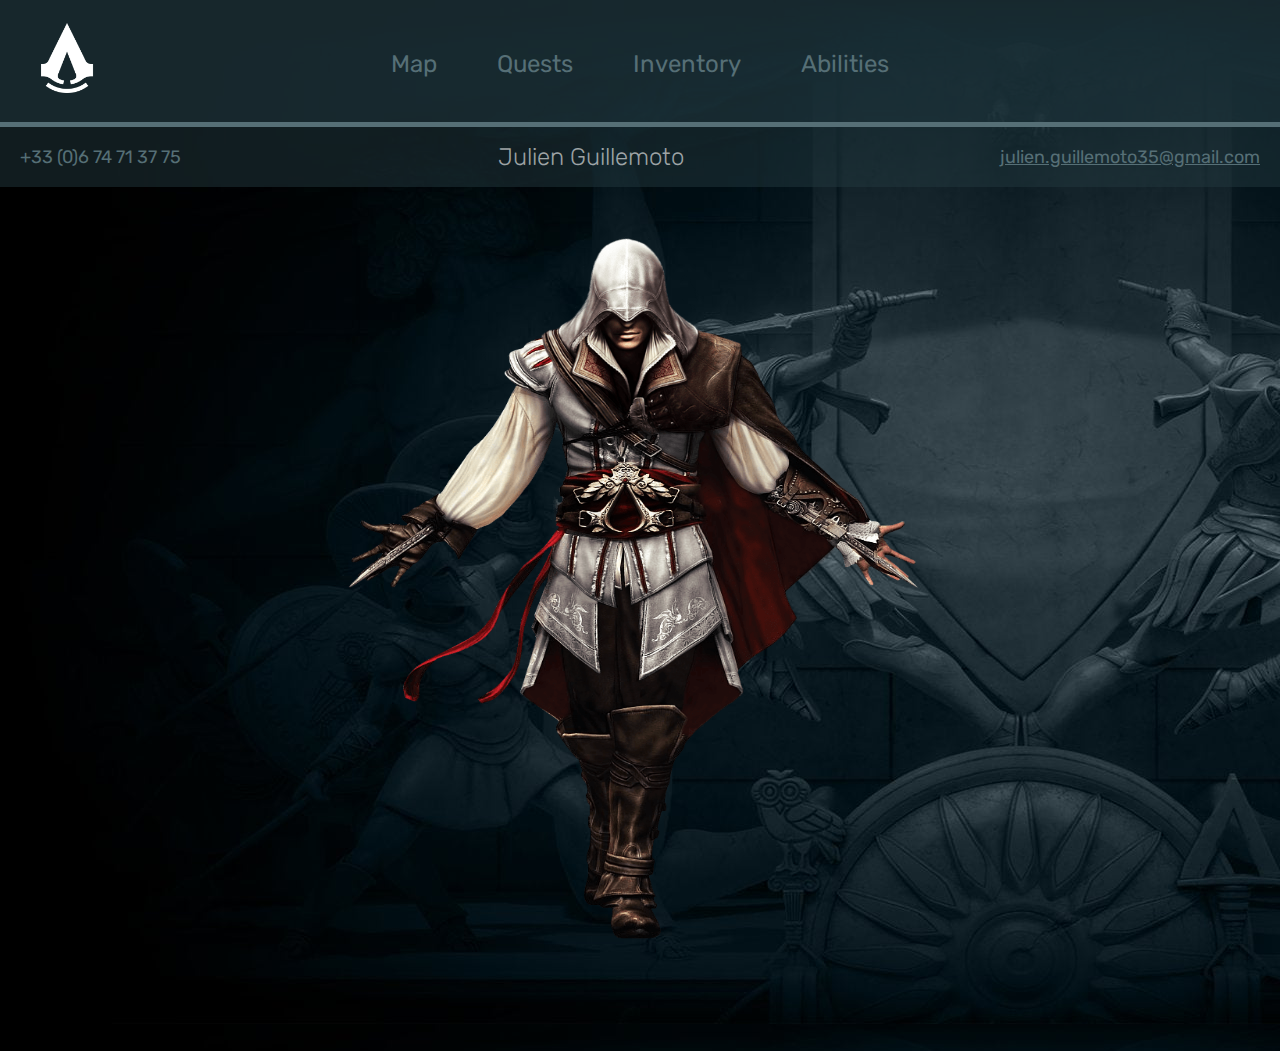
<file: index.html>
<!DOCTYPE html>
<html>
	<head>
		<title> Julien Guillemoto </title>
		<meta name="Julien Guillemoto" content="Profile of Julien Guillemoto">
  		<meta charset="utf-8">
  		<meta name="viewport" content="width=device-width, initial-scale=1.0">
  		<link rel="stylesheet" href="https://use.fontawesome.com/releases/v5.4.2/css/all.css" integrity="sha384-/rXc/GQVaYpyDdyxK+ecHPVYJSN9bmVFBvjA/9eOB+pb3F2w2N6fc5qB9Ew5yIns" crossorigin="anonymous">
  		<link rel="stylesheet" type="text/css" href="style.css">
  		<link href="https://fonts.googleapis.com/css?family=Montserrat:300,400,500,600,700,900" rel="stylesheet">
  		<link rel="preconnect" href="https://fonts.gstatic.com"> 
		<link href="https://fonts.googleapis.com/css2?family=Rubik:wght@300;400;500;600;700;900&display=swap" rel="stylesheet">
  		<link rel="shortcut icon" href="favicon.ico" >
   		<link rel="icon" type="image/gif" href="animated_favicon1.gif" >
		<link rel="shortcut icon" href="favicon.ico" >
	</head>
	<body>
		<div class="background-index">
			<div class="tool-bar">
				<a href="index.html"><img src="image/logo1.png" alt="logo" id="logo1"></a>
				<ul>
					<li id="title-map" > <a href="map.html"> Map </a></li>
					<li id="title-quests" > <a href="quests.html"> Quests </a></li>
					<li id="title-inventory" > <a href="inventory.html"> Inventory </a></li>
					<li id="title-abilities" > <a href="abilities.html"> Abilities </a></li>
				</ul>
			</div>
			<div class="line"></div>
			<div class="contact-bar">
					<h1 id="phone"> +33 (0)6 74 71 37 75 </h1>
					<h1 id="name"> Julien Guillemoto </h1>
					<a href="mailto:julien.guillemoto35@gmail.com" id="email"> julien.guillemoto35@gmail.com </a>
			</div>
			<div class="img-content">
				<img src="image/Personnage1.png" alt="Personnage1" id="Personnage1">
			</div>
		</div>
	</body>
</html>
</file>
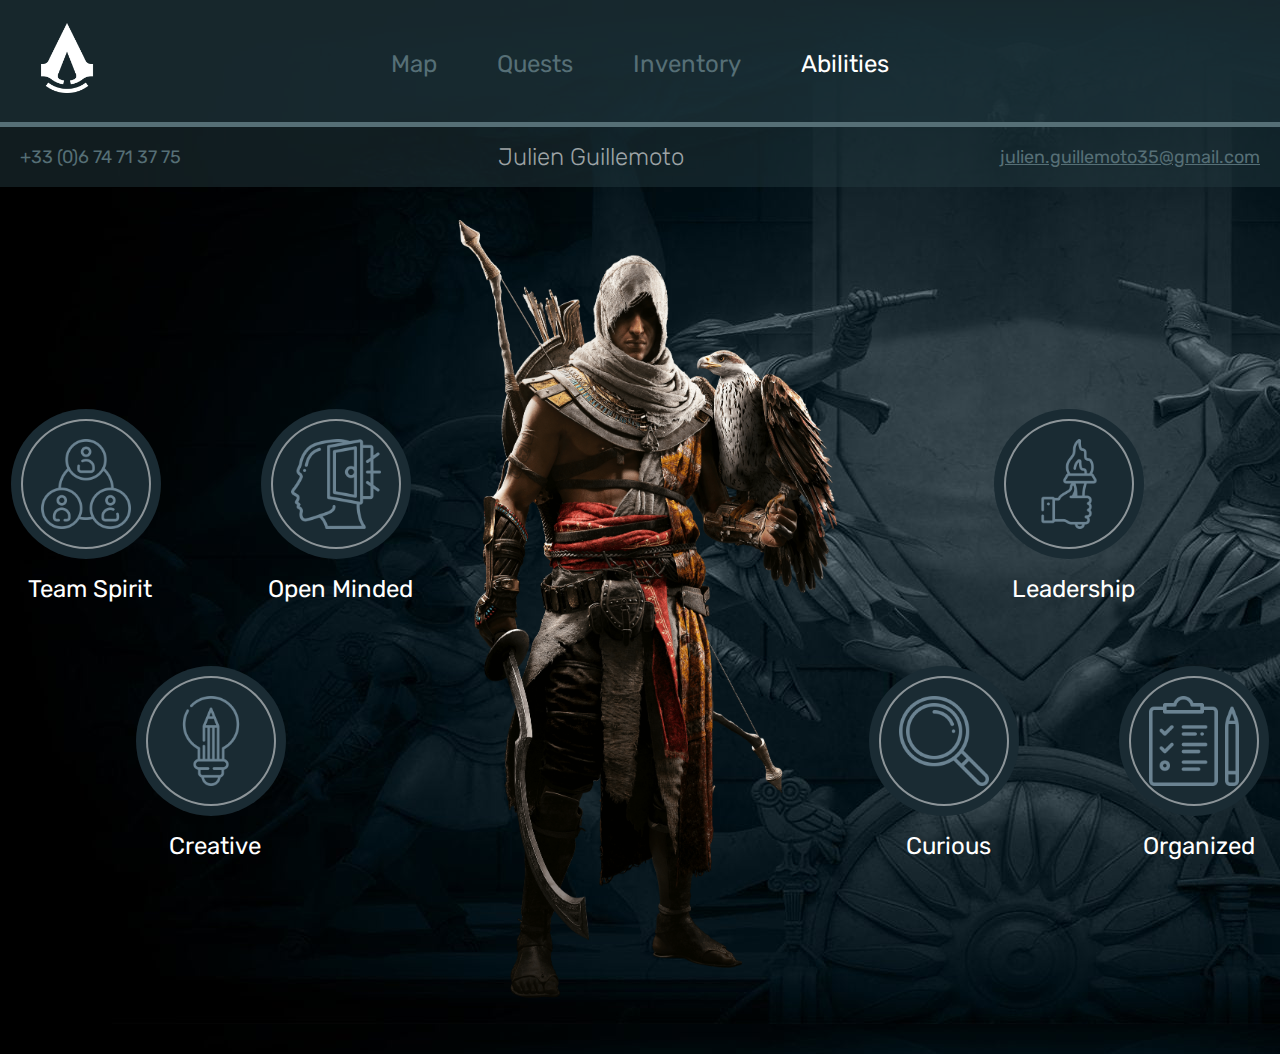
<file: abilities.html>
<!DOCTYPE html>
<html>
	<head>
		<title> Abilities </title>
		<meta name="Julien Guillemoto" content="Profile of Julien Guillemoto">
  		<meta charset="utf-8">
		<meta name="viewport" content="width=device-width, initial-scale=1.0">
  		<link rel="stylesheet" href="https://use.fontawesome.com/releases/v5.4.2/css/all.css" integrity="sha384-/rXc/GQVaYpyDdyxK+ecHPVYJSN9bmVFBvjA/9eOB+pb3F2w2N6fc5qB9Ew5yIns" crossorigin="anonymous">
  		<link rel="stylesheet" type="text/css" href="style.css">
  		<link href="https://fonts.googleapis.com/css?family=Montserrat:300,400,500,600,700,900" rel="stylesheet">
  		<link rel="preconnect" href="https://fonts.gstatic.com"> 
		<link href="https://fonts.googleapis.com/css2?family=Rubik:wght@300;400;500;600;700;900&display=swap" rel="stylesheet">
  		<link rel="shortcut icon" href="favicon.ico" >
   		<link rel="icon" type="image/gif" href="animated_favicon1.gif" >
		<link rel="shortcut icon" href="favicon.ico" >
	</head>
	<body>
		<div class="background-index">
			<div class="tool-bar">
				<a href="index.html"> <img src="image/logo1.png" alt="logo" id="logo1"> </a>
				<ul>
					<li id="title-map" > <a href="map.html"> Map </a></li>
					<li id="title-quests" > <a href="quests.html"> Quests </a></li>
					<li id="title-inventory" > <a href="inventory.html"> Inventory </a></li>
					<li id="title-abilities" > <a class="active" href="abilities.html"> Abilities </a></li>
				</ul>
			</div>
			<div class="line"></div>
			<div class="contact-bar">
				<h1 id="phone"> +33 (0)6 74 71 37 75 </h1>
				<h1 id="name"> Julien Guillemoto </h1>
				<a href="mailto:julien.guillemoto35@gmail.com" id="email"> julien.guillemoto35@gmail.com </a>
			</div>
			<div class="abilities-main-container">
				<div class="abilities-sub-container">
					<div class="list-item">
						<div class="item left">
							<div class="round">
								<div class="inline">
									<img src="image/Teamspirit.png" alt="logo" class="item-img">
								</div>
							</div>
							<h1 class="item-title"> Team Spirit </h1>
						</div>
						<div class="item right">
							<div class="round">
								<div class="inline">
									<img src="image/openmind.png" alt="logo" class="item-img">
								</div>
							</div>
							<h1 class="item-title"> Open Minded </h1>
						</div>
					</div>
					<div class="list-item">
						<div class="item">
							<div class="round">
								<div class="inline">
									<img src="image/creative.png" alt="logo" class="item-img">
								</div>
							</div>
							<h1 class="item-title"> Creative </h1>
						</div>
					</div>
				</div>
				<div>
					<img src="image/Personnage3.png" alt="logo" id="personnage3">
				</div>
				<div class="abilities-sub-container">
					<div class="list-item">
						<div class="item">
							<div class="round">
								<div class="inline">
									<img src="image/leadership.png" alt="logo" class="item-img">
								</div>
							</div>
							<h1 class="item-title"> Leadership </h1>
						</div>
					</div>
					<div class="list-item">
						<div class="item left">
							<div class="round">
								<div class="inline">
									<img src="image/curiosity.png" alt="logo" class="item-img">
								</div>
							</div>
							<h1 class="item-title"> Curious </h1>
						</div>
						<div class="item right">
							<div class="round">
								<div class="inline">
									<img src="image/organize.png" alt="logo" class="item-img">
								</div>
							</div>
							<h1 class="item-title"> Organized </h1>
						</div>
					</div>
				</div>
			</div>
		</div>
	</body>
</html>
</file>
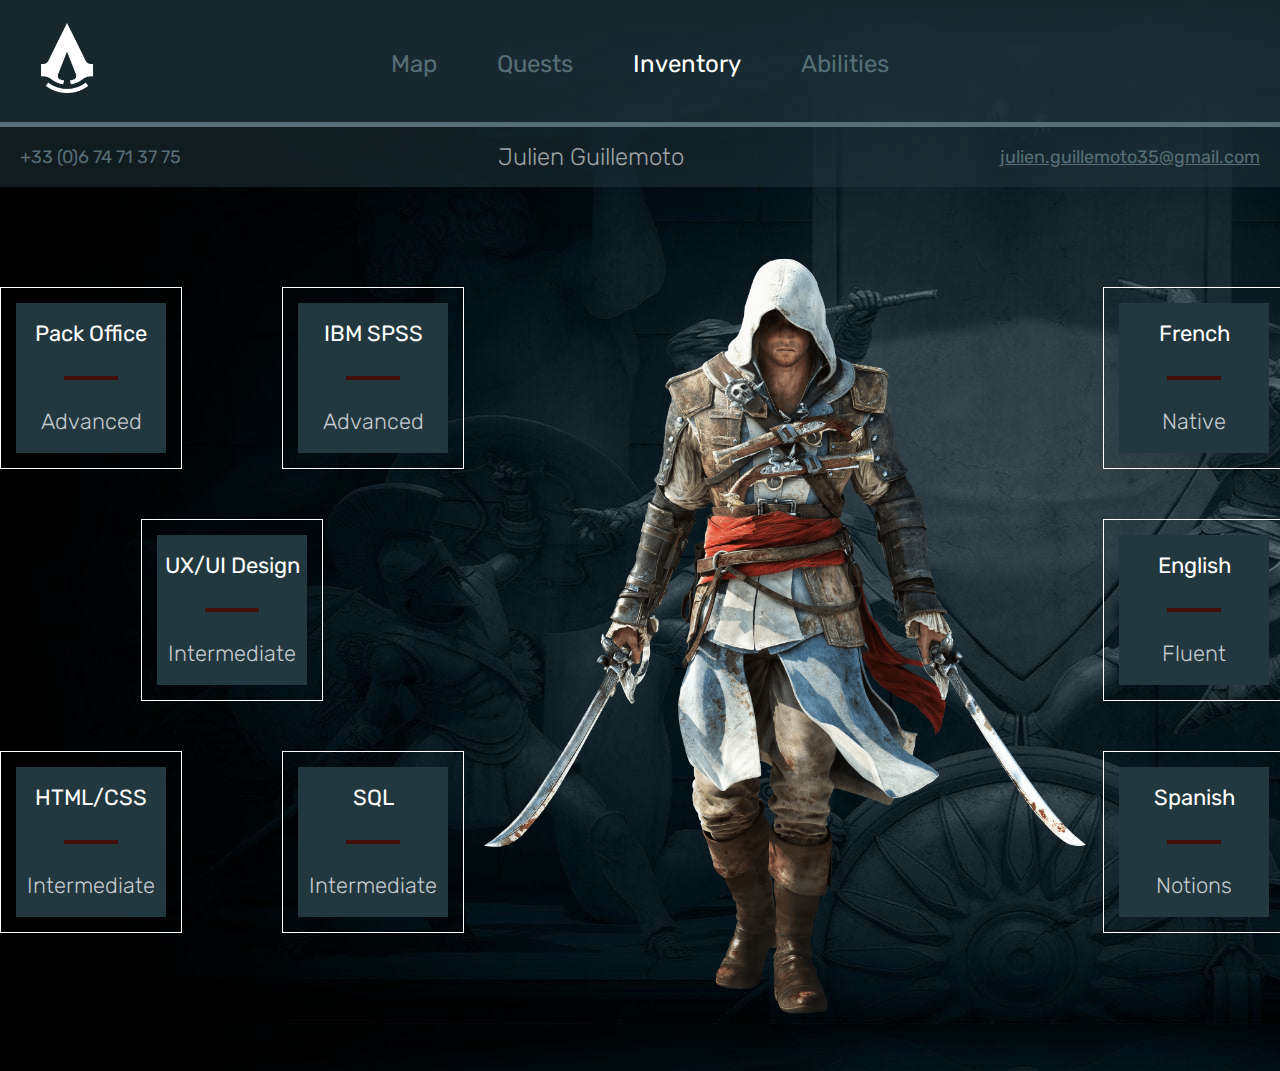
<file: inventory.html>
<!DOCTYPE html>
<html>
	<head>
		<title> Inventory </title>
		<meta name="Julien Guillemoto" content="Profile of Julien Guillemoto">
  		<meta charset="utf-8">
		<meta name="viewport" content="width=device-width, initial-scale=1.0">
  		<link rel="stylesheet" href="https://use.fontawesome.com/releases/v5.4.2/css/all.css" integrity="sha384-/rXc/GQVaYpyDdyxK+ecHPVYJSN9bmVFBvjA/9eOB+pb3F2w2N6fc5qB9Ew5yIns" crossorigin="anonymous">
  		<link rel="stylesheet" type="text/css" href="style.css">
  		<link href="https://fonts.googleapis.com/css?family=Montserrat:300,400,500,600,700,900" rel="stylesheet">
  		<link rel="preconnect" href="https://fonts.gstatic.com"> 
		<link href="https://fonts.googleapis.com/css2?family=Rubik:wght@300;400;500;600;700;900&display=swap" rel="stylesheet">
  		<link rel="shortcut icon" href="favicon.ico" >
   		<link rel="icon" type="image/gif" href="animated_favicon1.gif" >
		<link rel="shortcut icon" href="favicon.ico" >
	</head>
	<body>
		<div class="background-index">
			<div class="tool-bar">
				<a href="index.html"> <img src="image/logo1.png" alt="logo" id="logo1"> </a>
				<ul>
					<li id="title-map" > <a href="map.html"> Map </a></li>
					<li id="title-quests" > <a href="quests.html"> Quests </a></li>
					<li id="title-inventory" > <a class="active" href="inventory.html"> Inventory </a></li>
					<li id="title-abilities" > <a href="abilities.html"> Abilities </a></li>
				</ul>
			</div>
			<div class="line"></div>
			<div class="contact-bar">
				<h1 id="phone"> +33 (0)6 74 71 37 75 </h1>
				<h1 id="name"> Julien Guillemoto </h1>
				<a href="mailto:julien.guillemoto35@gmail.com" id="email"> julien.guillemoto35@gmail.com </a>
			</div>
			<div class="inventory-main-container">
				<div>
					<div class="inventory-left-container">
						<div class="outline left">
							<div class="cadre">
								<h1 class="cadre-title"> Pack Office </h1>
								<hr>
								<h1 class="cadre-subtitle"> Advanced </h1>
							</div>
						</div>
						<div class="outline right">
							<div class="cadre">
								<h1 class="cadre-title"> IBM SPSS </h1>
								<hr>
								<h1 class="cadre-subtitle"> Advanced </h1>
							</div>
						</div>
					</div>
					<div class="inventory-left-container">
						<div class="outline">
							<div class="cadre">
								<h1 class="cadre-title"> UX/UI Design </h1>
								<hr>
								<h1 class="cadre-subtitle"> Intermediate </h1>
							</div>
						</div>
					</div>
					<div class="inventory-left-container">
						<div class="outline left">
							<div class="cadre">
								<h1 class="cadre-title"> HTML/CSS </h1>
								<hr>
								<h1 class="cadre-subtitle"> Intermediate </h1>
							</div>
						</div>
						<div class="outline right">
							<div class="cadre">
								<h1 class="cadre-title"> SQL </h1>
								<hr>
								<h1 class="cadre-subtitle"> Intermediate </h1>
							</div>
						</div>
					</div>
				</div>
				<div class="mobile-display">
					<img src="image/Personnage2.png" alt="logo" id="personnage2">
				</div>
				<div class="mobile-display">
					<div class="inventory-right-container">
						<div class="outline">
							<div class="cadre">
								<h1 class="cadre-title"> French </h1>
								<hr>
								<h1 class="cadre-subtitle"> Native </h1>
							</div>
						</div>
					</div>
					<div class="inventory-right-container">
						<div class="outline">
							<div class="cadre">
								<h1 class="cadre-title"> English </h1>
								<hr>
								<h1 class="cadre-subtitle"> Fluent </h1>
							</div>
						</div>
					</div>
					<div class="inventory-right-container">
						<div class="outline">
							<div class="cadre">
								<h1 class="cadre-title"> Spanish </h1>
								<hr>
								<h1 class="cadre-subtitle"> Notions </h1>
							</div>
						</div>
					</div>
				</div>
			</div>
		</div>
	</body>
</html>
</file>
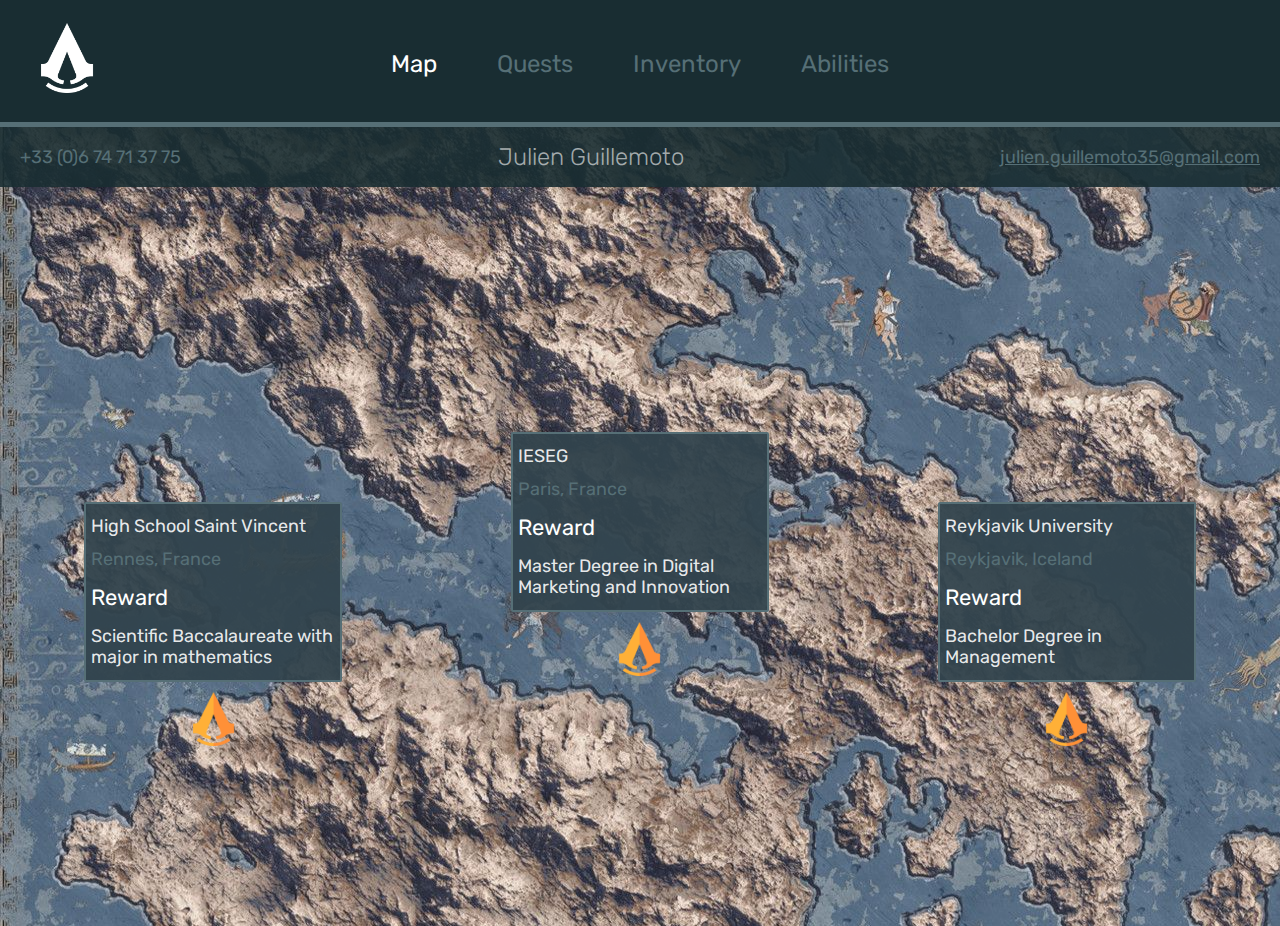
<file: map.html>
<!DOCTYPE html>
<html>
	<head>
		<title> Map </title>
		<meta name="Julien Guillemoto" content="Profile of Julien Guillemoto">
  		<meta charset="utf-8">
		<meta name="viewport" content="width=device-width, initial-scale=1.0">
  		<link rel="stylesheet" href="https://use.fontawesome.com/releases/v5.4.2/css/all.css" integrity="sha384-/rXc/GQVaYpyDdyxK+ecHPVYJSN9bmVFBvjA/9eOB+pb3F2w2N6fc5qB9Ew5yIns" crossorigin="anonymous">
  		<link rel="stylesheet" type="text/css" href="style.css">
  		<link href="https://fonts.googleapis.com/css?family=Montserrat:300,400,500,600,700,900" rel="stylesheet">
  		<link rel="preconnect" href="https://fonts.gstatic.com"> 
		<link href="https://fonts.googleapis.com/css2?family=Rubik:wght@300;400;500;600;700;900&display=swap" rel="stylesheet">
  		<link rel="shortcut icon" href="favicon.ico" >
   		<link rel="icon" type="image/gif" href="animated_favicon1.gif" >
		<link rel="shortcut icon" href="favicon.ico" >
	</head>
	<body>
		<div class="background-map">
			<div class="tool-bar opacity">
				<a href="index.html"> <img src="image/logo1.png" alt="logo" id="logo1"> </a>
				<ul>
					<li id="title-map" > <a href="map.html" class="active"> Map </a></li>
					<li id="title-quests" > <a href="quests.html"> Quests </a></li>
					<li id="title-inventory" > <a href="inventory.html"> Inventory </a></li>
					<li id="title-abilities" > <a href="abilities.html"> Abilities </a></li>
				</ul>
			</div>
			<div class="line"></div>
			<div class="contact-bar opacity-2">
				<h1 id="phone"> +33 (0)6 74 71 37 75 </h1>
				<h1 id="name"> Julien Guillemoto </h1>
				<a href="mailto:julien.guillemoto35@gmail.com" id="email"> julien.guillemoto35@gmail.com </a>
			</div>
			<div class="main-container">
				<div class="sub-container">
					<div class="card">
						<h1 class="title"> High School Saint Vincent </h1>
						<h1 class="sub-title"> Rennes, France </h1>
						<h1 class="second-title"> Reward </h1>
						<h1 class="description"> Scientific Baccalaureate with major in mathematics </h1>
					</div>
					<img src="image/logo2.png" alt="Marqueur" class="marqueur">
				</div>
				<div class="sub-container middle">
					<div class="card">
						<h1 class="title"> IESEG </h1>
						<h1 class="sub-title"> Paris, France </h1>
						<h1 class="second-title"> Reward </h1>
						<h1 class="description"> Master Degree in Digital Marketing and Innovation </h1>
					</div>
					<img src="image/logo2.png" alt="Marqueur" class="marqueur">
				</div>
				<div class="sub-container">
					<div class="card">
						<h1 class="title"> Reykjavik University </h1>
						<h1 class="sub-title"> Reykjavik, Iceland </h1>
						<h1 class="second-title"> Reward </h1>
						<h1 class="description"> Bachelor Degree in Management </h1>
					</div>
					<img src="image/logo2.png" alt="Marqueur" class="marqueur">
				</div>
			</div>
		</div>
	</body>
</html>
</file>
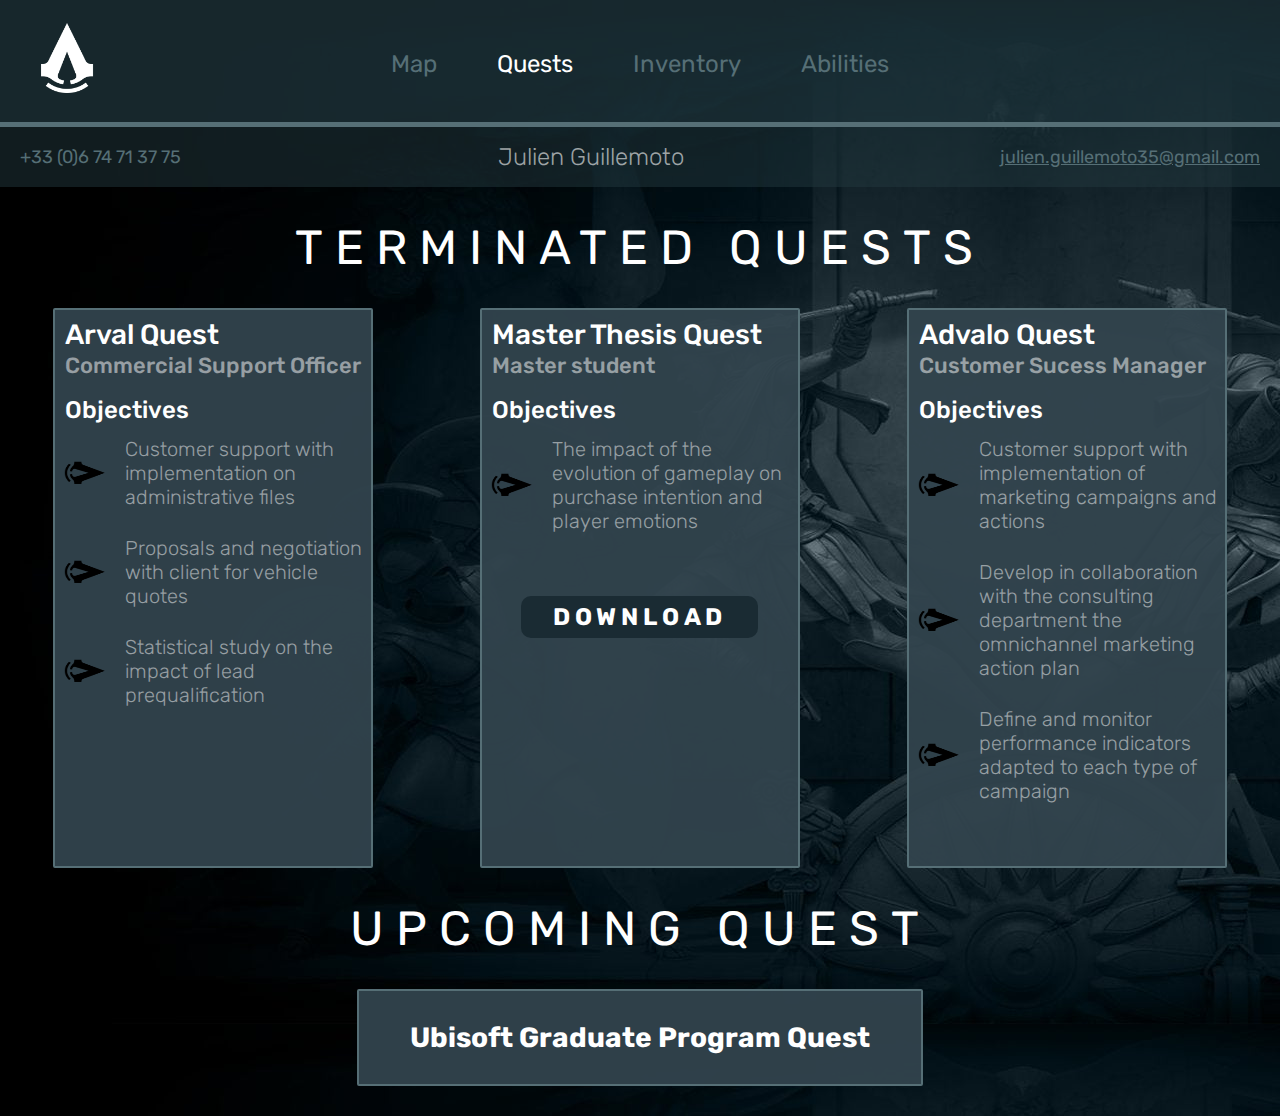
<file: quests.html>
<!DOCTYPE html>
<html>
	<head>
		<title> Quests </title>
		<meta name="Julien Guillemoto" content="Profile of Julien Guillemoto">
  		<meta charset="utf-8">
		<meta name="viewport" content="width=device-width, initial-scale=1.0">
  		<link rel="stylesheet" href="https://use.fontawesome.com/releases/v5.4.2/css/all.css" integrity="sha384-/rXc/GQVaYpyDdyxK+ecHPVYJSN9bmVFBvjA/9eOB+pb3F2w2N6fc5qB9Ew5yIns" crossorigin="anonymous">
  		<link rel="stylesheet" type="text/css" href="style.css">
  		<link href="https://fonts.googleapis.com/css?family=Montserrat:300,400,500,600,700,900" rel="stylesheet">
  		<link rel="preconnect" href="https://fonts.gstatic.com"> 
		<link href="https://fonts.googleapis.com/css2?family=Rubik:wght@300;400;500;600;700;900&display=swap" rel="stylesheet">
  		<link rel="shortcut icon" href="favicon.ico" >
   		<link rel="icon" type="image/gif" href="animated_favicon1.gif" >
		<link rel="shortcut icon" href="favicon.ico" >
	</head>
	<body>
		<div class="background-index">
			<div class="tool-bar">
				<a href="index.html"> <img src="image/logo1.png" alt="logo" id="logo1"> </a>
				<ul>
					<li id="title-map" > <a href="map.html"> Map </a></li>
					<li id="title-quests" > <a href="quests.html" class="active"> Quests </a></li>
					<li id="title-inventory" > <a href="inventory.html"> Inventory </a></li>
					<li id="title-abilities" > <a href="abilities.html"> Abilities </a></li>
				</ul>
			</div>
			<div class="line"></div>
			<div class="contact-bar">
				<h1 id="phone"> +33 (0)6 74 71 37 75 </h1>
				<h1 id="name"> Julien Guillemoto </h1>
				<a href="mailto:julien.guillemoto35@gmail.com" id="email"> julien.guillemoto35@gmail.com </a>
			</div>
			<div class="main-title">
				<h1> TERMINATED QUESTS </h1>
			</div>
			<div class="quest-container">
				<div class="quest-card custom-witdh">
					<h1 class="quest-title"> Arval Quest </h1>
					<h1 class="quest-subtitle"> Commercial Support Officer </h1>
					<h1 class="quest-objectivetitle"> Objectives </h1>
					<div class="quest-list">
						<img src="image/logo3.png" alt="tiret" class="tiret">
						<h1 class="quest-description"> Customer support with implementation on administrative files </h1>
					</div>
					<div class="quest-list">
						<img src="image/logo3.png" alt="tiret" class="tiret">
						<h1 class="quest-description"> Proposals and negotiation with client for vehicle quotes </h1>
					</div>
					<div class="quest-list">
						<img src="image/logo3.png" alt="tiret" class="tiret">
						<h1 class="quest-description"> Statistical study on the impact of lead prequalification </h1>
					</div>
				</div>
				<div class="quest-card custom-witdh">
					<h1 class="quest-title"> Master Thesis Quest </h1>
					<h1 class="quest-subtitle"> Master student </h1>
					<h1 class="quest-objectivetitle"> Objectives </h1>
					<div class="quest-list">
						<img src="image/logo3.png" alt="tiret" class="tiret">
						<h1 class="quest-description"> The impact of the evolution of gameplay on purchase intention and player emotions </h1>
					</div>
					<a href="master-thesis.pdf" class="button" download="master thesis" target="_blank"> DOWNLOAD </a>
				</div>
				<div class="quest-card custom-witdh">
					<h1 class="quest-title"> Advalo Quest </h1>
					<h1 class="quest-subtitle"> Customer Sucess Manager </h1>
					<h1 class="quest-objectivetitle"> Objectives </h1>
					<div class="quest-list">
						<img src="image/logo3.png" alt="tiret" class="tiret">
						<h1 class="quest-description"> Customer support with implementation of marketing campaigns and actions </h1>
					</div>
					<div class="quest-list">
						<img src="image/logo3.png" alt="tiret" class="tiret">
						<h1 class="quest-description"> Develop in collaboration with the consulting department the omnichannel marketing action plan </h1>
					</div>
					<div class="quest-list">
						<img src="image/logo3.png" alt="tiret" class="tiret">
						<h1 class="quest-description"> Define and monitor performance indicators adapted to each type of campaign </h1>
					</div>
				</div>
			</div>
			<div class="main-title">
				<h1> UPCOMING QUEST </h1>
			</div>
			<div class="card custom-witdh-2">
				<h1> Ubisoft Graduate Program Quest </h1>
			</div>
		</div>
	</body>
</html>
</file>
<file: style.css>
body{
	margin: 0;
}

.background-index{
	width: 100%;
	background-image: url("image/Background.jpg");
	padding-bottom: 30px;
}

.background-map{
	width: 100%;
	background-image: url("image/map.jpg");
}

a {
	font-family: Rubik;
	font-style: normal;
	font-weight: normal;
	font-size: 24px;
	line-height: 28px;

	color: #566F76;
}

a:hover {
 	color: white
 }

 li {
 	text-decoration: none;
 	list-style: none;
 }

 li a {
 	text-decoration: none;
 	list-style: none;
 }


.tool-bar {
	background: rgba(33, 56, 62, 0.7);
}

.opacity{
	background: #192D32;
}

.opacity-2{
	background: rgba(25, 45, 50, 0.9) !important;
}

 .background {
	position: absolute;
	left: 0px;
	top: 0px;
}

.line {
	width: 100%;
	height: 5px;
	background: #566F76;
}

#logo1 {
	width: 70px;
	height: 70px;
	margin-left: 32px;
	margin-top: 23px;
}

ul{
	display: flex;
	height: 116px;
	justify-content: center;
	margin-top: -93px;
	margin-bottom: 0;
	padding: 0;
}

ul li{
	margin: auto 0;
}

.active{
	color: white !important;
}

#title-map {
	font-family: Rubik;
	font-style: normal;
	font-weight: normal;
	font-size: 24px;
	line-height: 28px;
	margin-right: 60px;
	color: #566F76;
}

#title-quests {
	font-family: Rubik;
	font-style: normal;
	font-weight: normal;
	font-size: 24px;
	line-height: 28px;
	margin-right: 30px;
	color: #566F76;
}

#title-inventory {
	font-family: Rubik;
	font-style: normal;
	font-weight: normal;
	font-size: 24px;
	line-height: 28px;
	margin-left: 30px;
	color: #566F76;
}

#title-abilities {
	font-family: Rubik;
	font-style: normal;
	font-weight: normal;
	font-size: 24px;
	line-height: 28px;
	margin-left: 60px;
	color: #566F76;
}

.contact-bar {
	width: 100%;
	display: flex;
	justify-content: space-between;
	align-items: center;
	background: rgba(33, 56, 62, 0.5);
}

#phone {
	font-family: Rubik;
	font-style: normal;
	font-weight: normal;
	font-size: 18px;
	line-height: 21px;
	margin-left: 20px;
	color: #566F76;
}

#name {
	font-family: Rubik;
	font-style: normal;
	font-weight: 300;
	font-size: 24px;
	line-height: 28px;
	text-align: center;
	color: rgba(255, 255, 255, 0.6);
}

#email {
	font-family: Rubik;
	font-style: normal;
	font-weight: normal;
	font-size: 18px;
	line-height: 21px;
	text-decoration-line: underline;
	margin-right: 20px;
	color: #566F76;
}

.img-content{
	display: flex;
	justify-content: center;
}

#Personnage1 {
	width: 781px;
	height: 834px;
}

.main-container{
	margin-top: 35vh;
	padding-bottom: 20vh;
	display: flex;
	justify-content: space-around;
}

.sub-container{
	width: 258px;
}

.middle{
	margin-top: -70px;
}

.card {
	background: rgba(49, 67, 77, 0.95);
	border: 2px solid #566F76;
	box-sizing: border-box;
	border-radius: 2px;
}

.marqueur {
	display: block;
	width: 55px;
	height: 54.13px;
	margin-top: 10px;
	margin-left: auto;
	margin-right: auto;
}

.card h1{
	margin-left: 5px;
	margin-right: 5px;
}

.card .title {
	font-family: Rubik;
	font-style: normal;
	font-weight: normal;
	font-size: 18px;
	line-height: 21px;
	color: rgba(255, 255, 255, 0.9);
}

.card .sub-title{
	font-family: Rubik;
	font-style: normal;
	font-weight: normal;
	font-size: 18px;
	line-height: 21px;
	color: #566F76;
}

.card .second-title{
	font-family: Rubik;
	font-style: normal;
	font-weight: normal;
	font-size: 22px;
	line-height: 26px;
	color: #FFFFFF;
}

.card .description {
	font-family: Rubik;
	font-style: normal;
	font-weight: normal;
	font-size: 18px;
	line-height: 21px;
	color: rgba(255, 255, 255, 0.9);
}

.main-title{
	text-align: center;
}

.main-title h1 {
	font-family: Rubik;
	font-style: normal;
	font-weight: normal;
	font-size: 48px;
	line-height: 57px;
	letter-spacing: 0.25em;
	color: #FFFFFF;
}

.custom-witdh{
	width: 25%;
	padding-bottom: 50px;
}

.quest-card {
	background: rgba(49, 67, 77, 0.95);
	border: 2px solid #566F76;
	box-sizing: border-box;
	border-radius: 2px;
}

.quest-card h1{
	margin-left: 10px;
}

.quest-container{
	display: flex;
	justify-content: space-around;
}

.quest-title{
	font-family: Rubik;
	font-style: normal;
	font-weight: 500;
	font-size: 28px;
	line-height: 33px;
	margin-bottom: 0;
	margin-top: 8px;
	color: #FFFFFF;
}

.quest-subtitle{
	font-family: Rubik;
	font-style: normal;
	font-weight: 500;
	font-size: 22px;
	line-height: 26px;
	margin-top: 2px;
	color: rgba(255, 255, 255, 0.5);
}

.quest-objectivetitle{
	font-family: Rubik;
	font-style: normal;
	font-weight: 500;
	font-size: 24px;
	line-height: 28px;
	margin-bottom: 0;
	color: #FFFFFF;
}

.quest-list{
	display: flex;
	align-items: center;
}

.quest-description{
	font-family: Rubik;
	font-style: normal;
	font-weight: 300;
	font-size: 20px;
	line-height: 24px;
	margin-right: 5px;
	color: rgba(255, 255, 255, 0.5);
}

.tiret {
	width: 30px;
	height: 39.71px;
	transform: rotate(90deg);
	margin: 0 15px;
}

.button {
	display: flex;
	justify-content: center;
	align-items: center;
	margin-top: 50px;
	margin-left: auto;
	margin-right: auto;
	width: 75%;
	height: 41.6px;
	background: #1A2B33;
	border-radius: 10px;
	font-family: Rubik;
	font-style: normal;
	font-weight: bold;
	font-size: 24px;
	line-height: 28px;
	letter-spacing: 0.2em;
	text-decoration: none;
	color: #FFFFFF;
}

.custom-witdh-2{
	width: 566px;
	text-align: center;
	margin-right: auto;
	margin-left: auto;
}

.custom-witdh-2 h1{
	font-family: Rubik;
	font-style: normal;
	font-weight: bold;
	font-size: 28px;
	line-height: 33px;
	color: #FFFFFF;
	margin-top: 30px;
	margin-bottom: 30px;
}

.inventory-main-container{
	margin-top: 50px;
	display: flex;
	justify-content: space-around;
}

.inventory-left-container{
	display: flex;
	margin: 50px 0;
	justify-content: space-around;
}

.inventory-right-container{
	margin: 50px 0;
}

.cadre{
	display: flex;
	flex-direction: column;
	align-items: center;
	justify-content: space-around;
	width: 150px;
	height: 150px;
	background: #21383E;
}

.outline{
	display: flex;
	justify-content: center;
	align-items: center;
	border: 1px solid #FFFFFF;
	width: 180px;
	height: 180px;
}

.cadre-title{
	font-family: Rubik;
	font-style: normal;
	font-weight: normal;
	font-size: 22px;
	line-height: 26px;
	color: #FFFFFF;
}

.cadre-subtitle{
	font-family: Rubik;
	font-style: normal;
	font-weight: 300;
	font-size: 22px;
	line-height: 26px;
	color: rgba(255, 255, 255, 0.75);
}

.cadre hr{
	width: 50px;
	border: 2px solid #420F0B;
}

#personnage2 {
	width: 639px;
	height: 800px;
}

.abilities-main-container{
	display: flex;
	justify-content: space-around;
	align-items: center;
	margin-top: 20px;
}

#personnage3 {
	width: 416px;
	height: 813px;
}

.list-item{
	margin-top: 50px;
	display: flex;
	justify-content: space-around;
}

.item{
	width: 150px;
	display: flex;
	flex-direction: column;
	text-align: center;
}

.left{
	margin-right: 50px;
}

.right{
	margin-left: 50px;
}

.round{
	display: flex;
	justify-content: center;
	align-items: center;
	width: 150px;
	height: 150px;
	border-radius: 150px;
	background: #1A2B33;
}

.inline{
	display: flex;
	justify-content: center;
	align-items: center;
	width: 130px;
	height: 130px;
	border-radius: 130px;
	background: #1A2B33;
	border: 2px solid rgba(255, 255, 255, 0.5);
	box-sizing: border-box;
}

.item-img{
	width: 90px;
	height: 90px;
}

.item-title{
	width: 159px;
	height: 25px;
	font-family: Rubik;
	font-style: normal;
	font-weight: normal;
	font-size: 24px;
	line-height: 28px;
	color: #FFFFFF;
}

/* Tablette */
@media screen and (max-width: 1024px) {

	.quest-title{
		font-size: 24px;
	}

	.quest-subtitle{
		font-size: 18px;
	}

	.quest-objectivetitle{
		font-size: 20px;
	}

	.quest-description{
		font-size: 16px;
	}

	.tiret {
		width: 25px;
		height: 35.71px;
	}

	.custom-witdh{
		width: 30%;
	}

	.outline{
		width: 150px;
		height: 150px;
	}

	.cadre{
		width: 130px;
		height: 130px;
	}

	.cadre-title{
		font-size: 19px;
	}

	.cadre-subtitle{
		font-size: 19px;
	}

	#personnage2{
		width: 439px;
		height: 600px;
	}

	.right{
		margin-left: 25px;
	}

	.left{
		margin-right: 25px;
	}

	.inline{
		width: 100px;
		height: 100px;
	}

	.round{
		width: 120px;
		height: 120px;
	}

	.item-img{
		width: 60px;
		height: 60px;
	}

	.item-title{
		width: 120px;
		font-size: 18px;
	}

	#personnage3{
		width: 300px;
		height: 569px;
	}

	.item{
		width: 120px;
	}
}

/* Mobile */
@media screen and (max-width: 600px) {

	#Personnage1{
		width: 450px;
		height: 540px;
	}

	ul{
		display: flex;
		flex-direction: column;
		height: 116px;
		align-items: center;
		margin-top: -93px;
		margin-bottom: 0;
		padding: 0;
	}

	ul li{
		margin: auto 0;
	}

	#title-map{
		margin: unset;
	}

	#title-quests{
		margin: unset;
	}

	#title-inventory{
		margin: unset;
	}

	#title-abilities{
		margin: unset;
	}

	.contact-bar{
		display: flex;
		flex-direction: column;
	}

	#phone{
		margin-top: 5px;
		margin-bottom: 0;
		margin-left: 0;
	}

	#name{
		margin: 5px 0;
	}

	#email{
		margin-right: 0;
		margin-bottom: 5px;
	}

	.main-container{
		flex-direction: column;
		align-items: center;
		margin-top: 0;
	}

	.sub-container{
		margin-top: 25px;
	}

	.quest-container{
		flex-direction: column;
		align-items: center;
	}

	.quest-card{
		margin-bottom: 15px;
	}

	.custom-witdh{
		width: 80%;
		height: 400px;
	}

	.custom-witdh-2{
		width: 90%;
	}

	.inventory-main-container{
		flex-direction: column;
	}

	.mobile-display{
		display: flex;
		flex-direction: column;
		align-items: center;
	}

	.inventory-right-container{
		margin-bottom: 0;
	}

	.abilities-main-container{
		flex-direction: column;
	}

}
</file>
